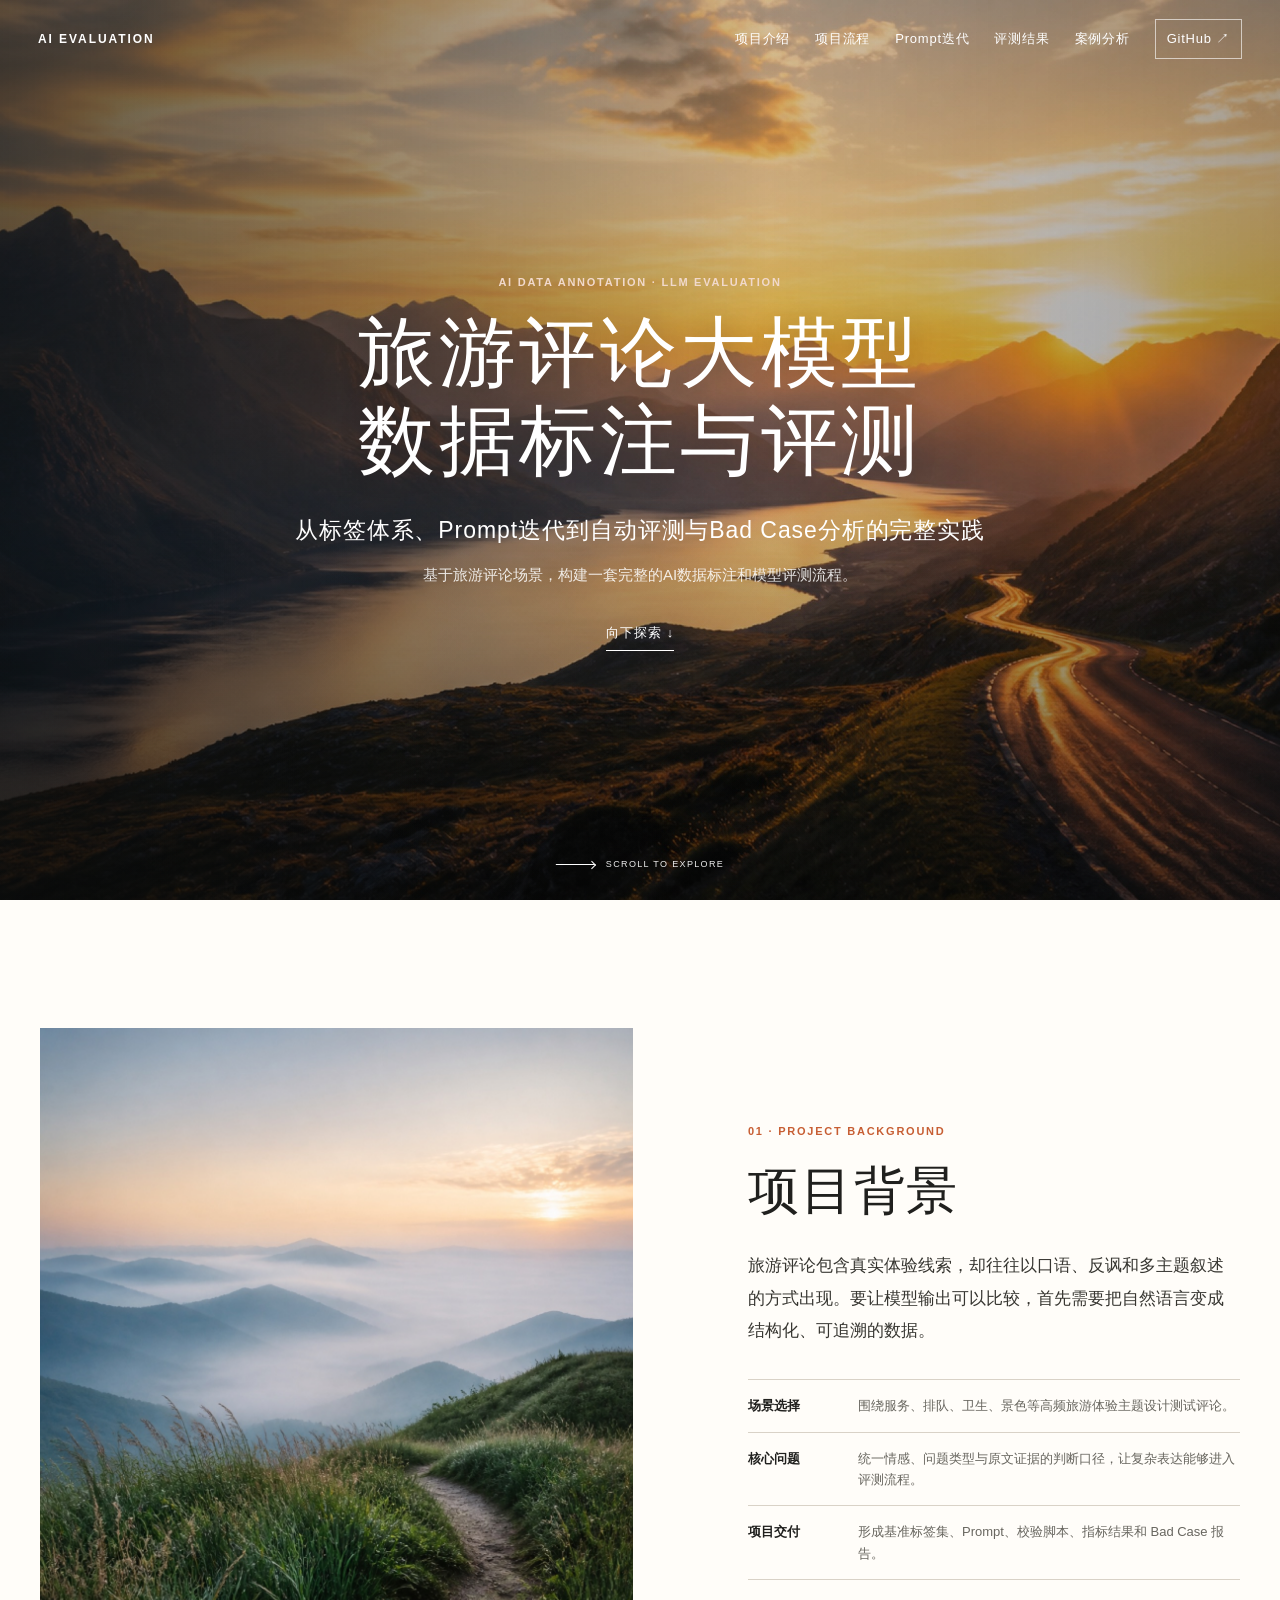
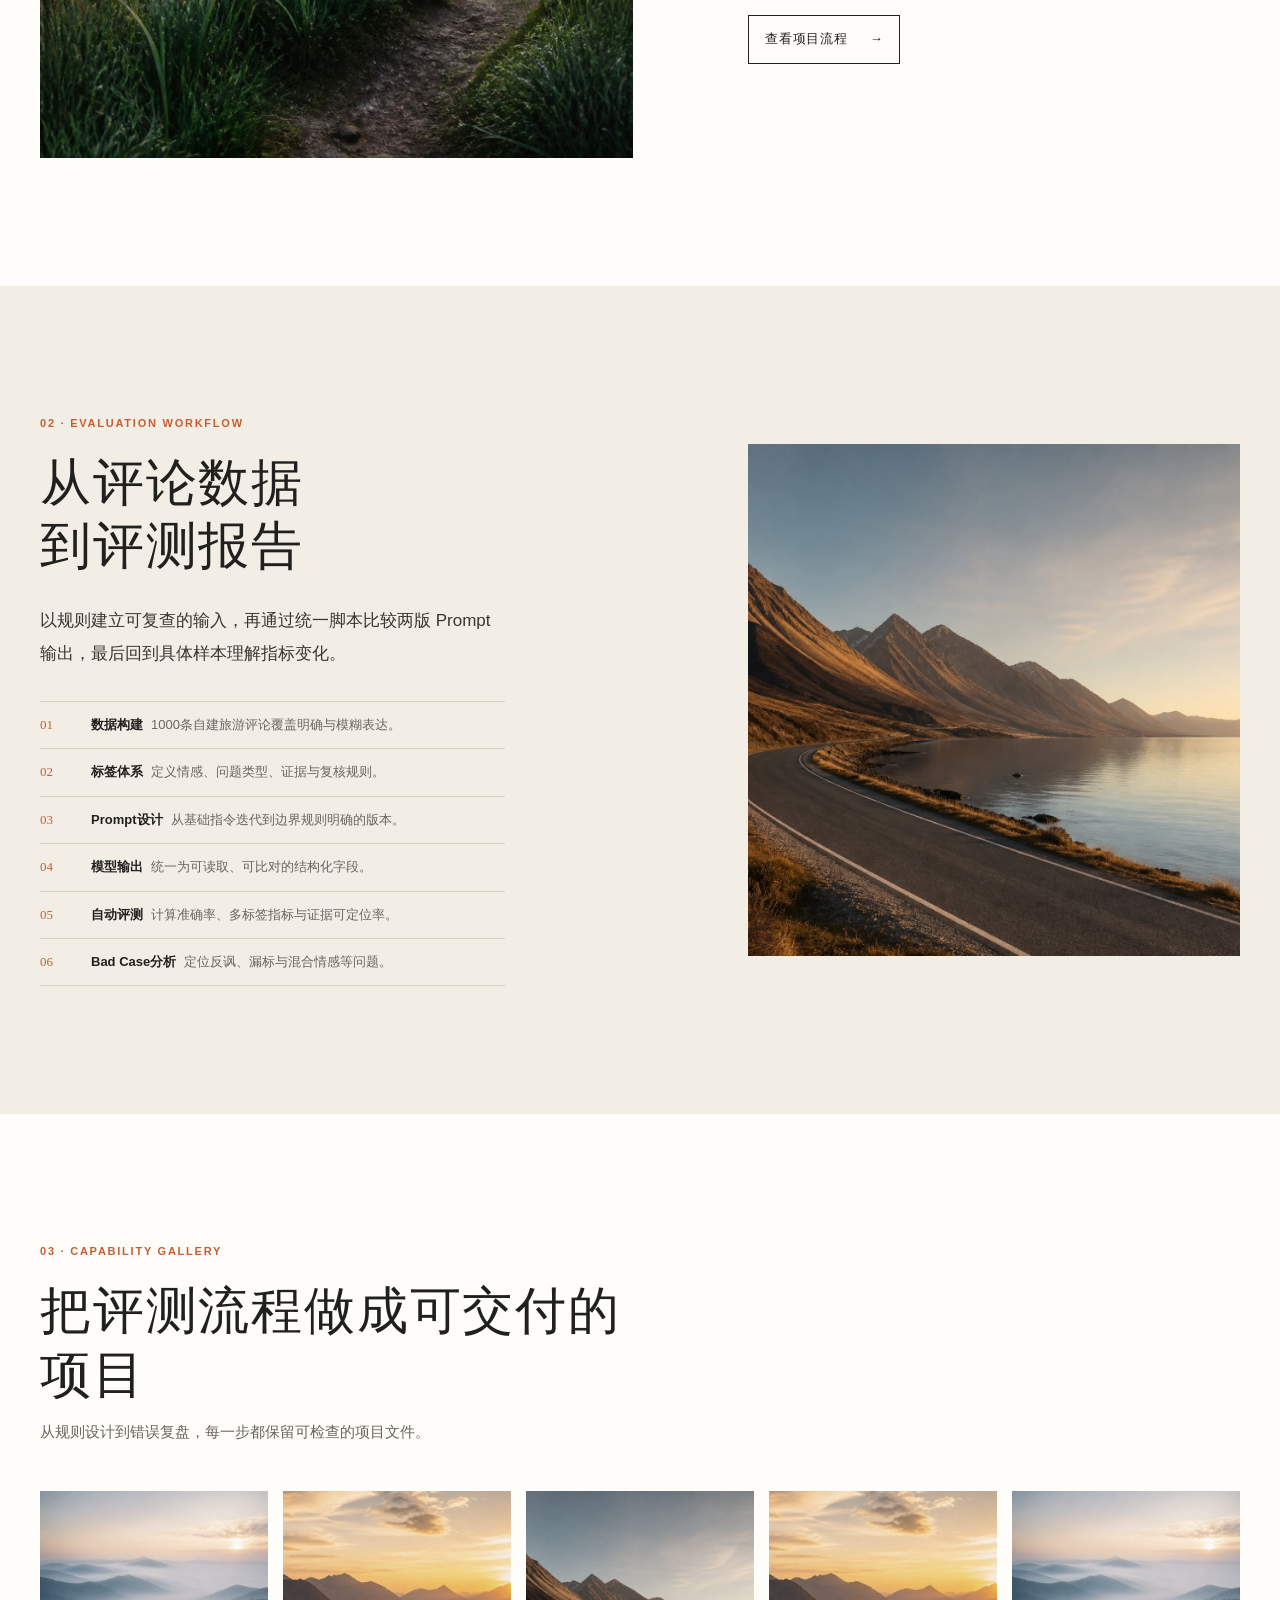
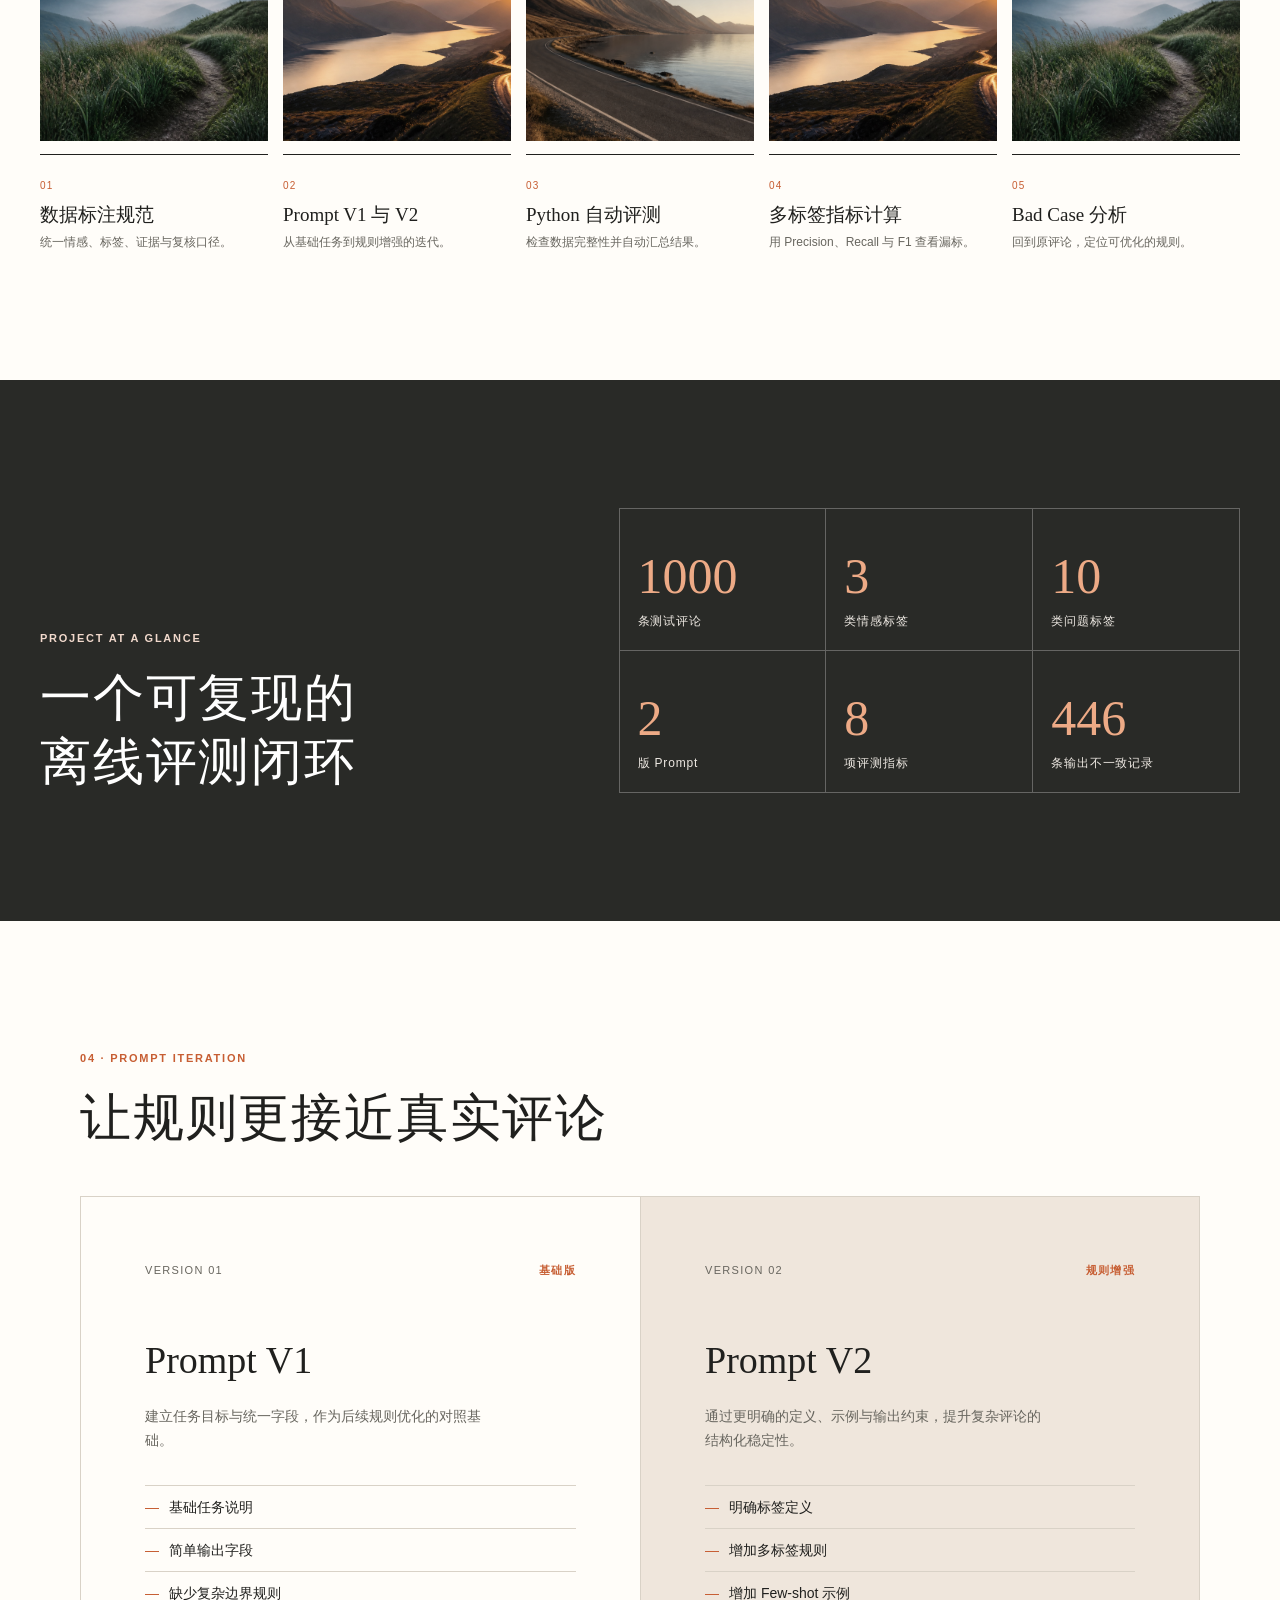
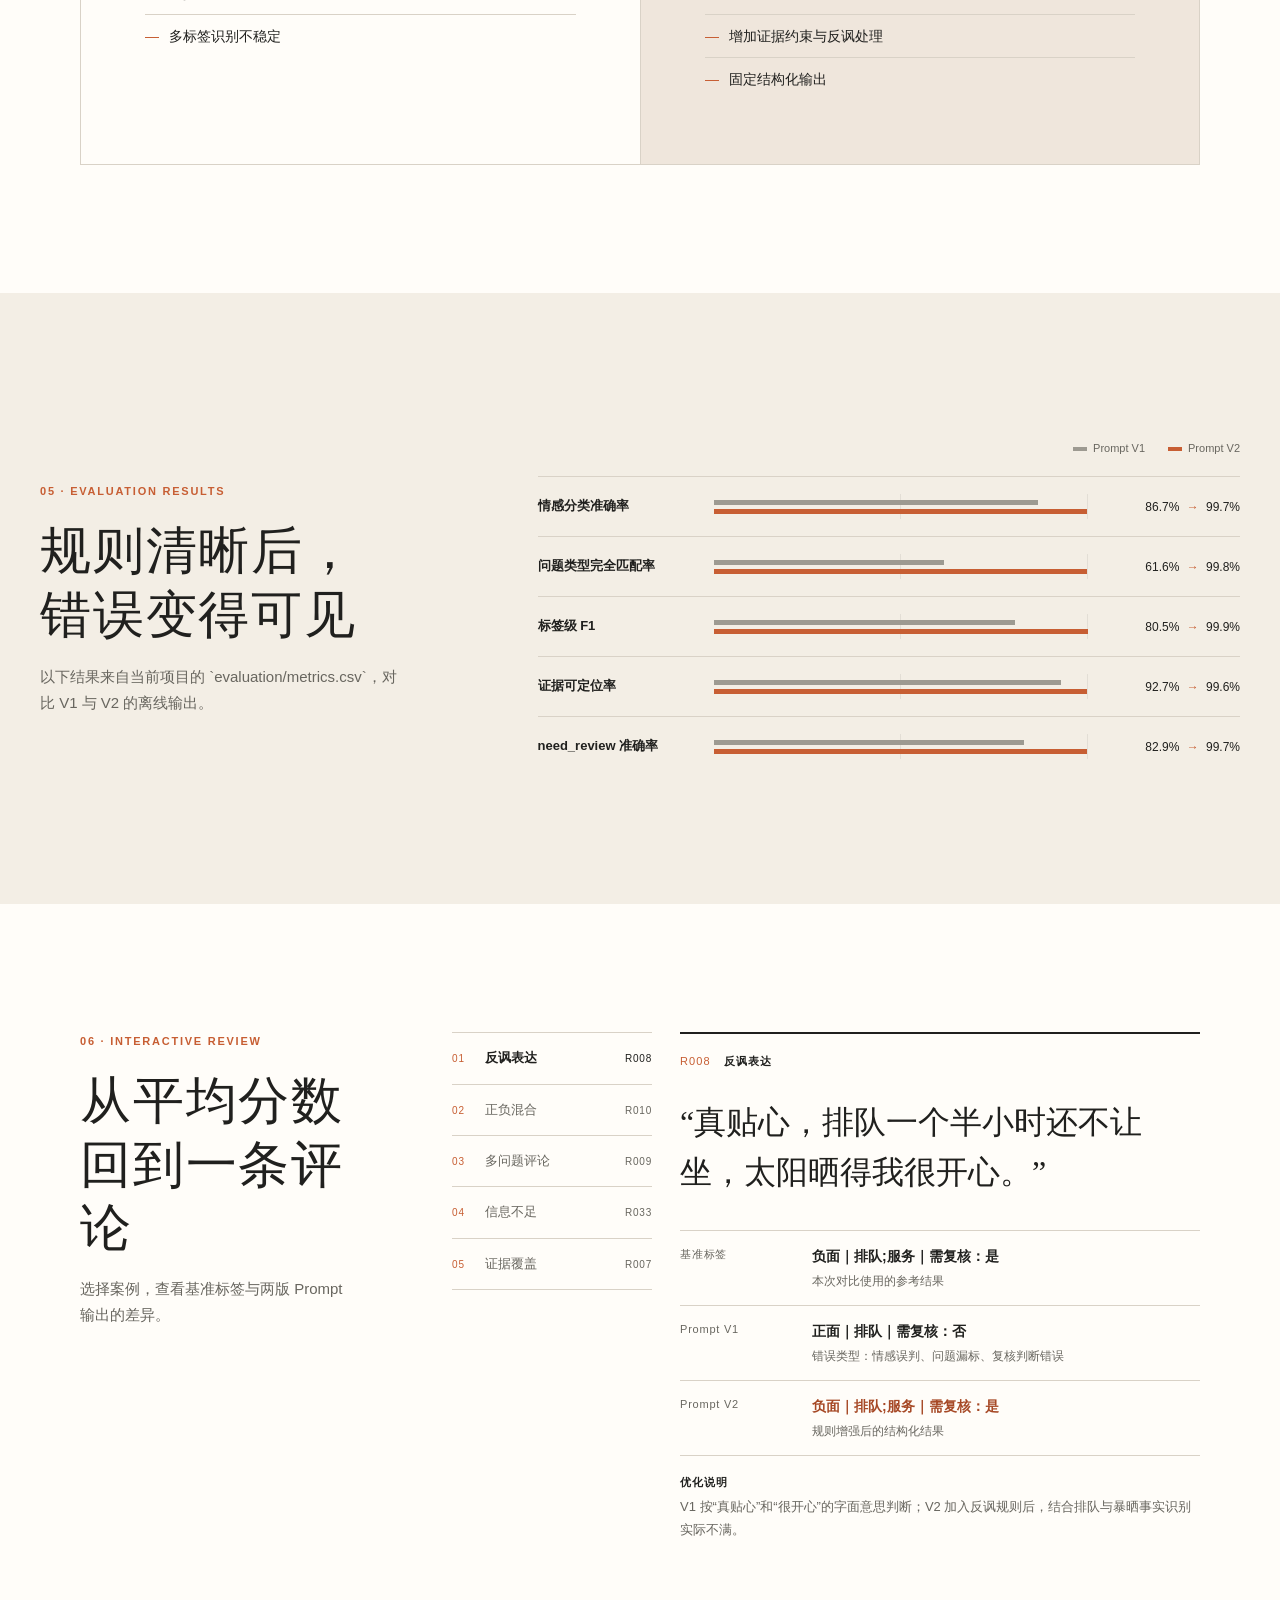
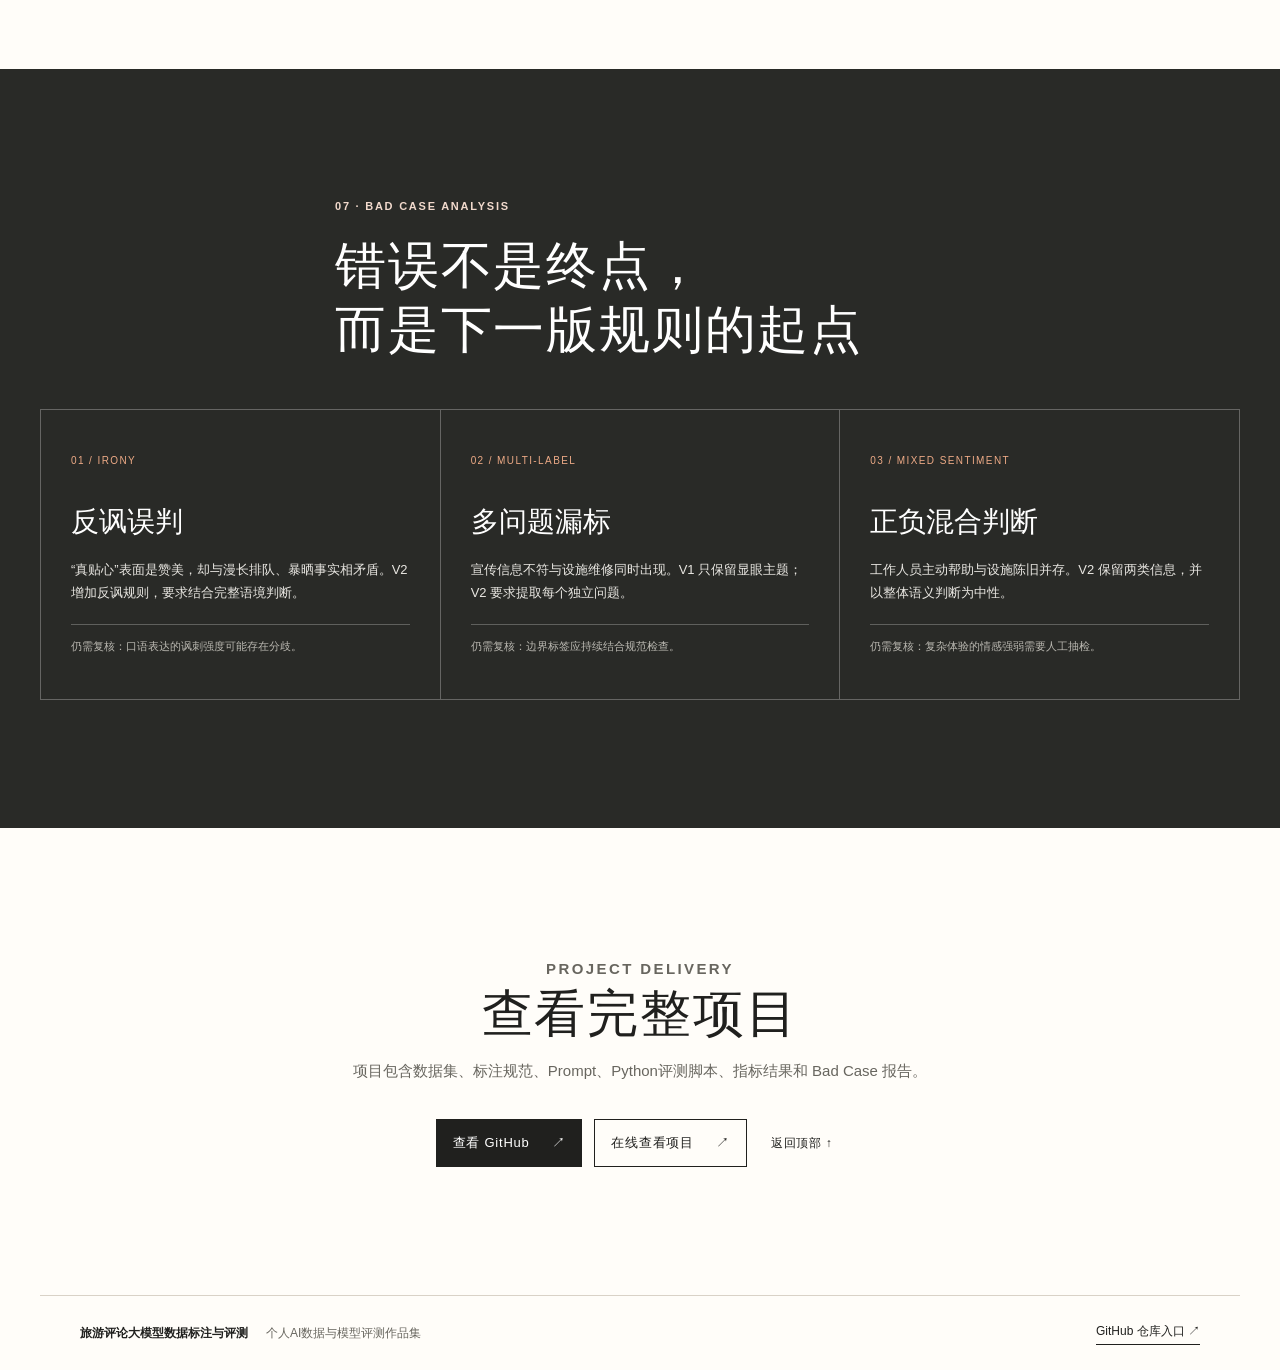
<file: docs/index.html>
<!doctype html>
<html lang="zh-CN">
<head>
  <meta charset="utf-8">
  <meta name="viewport" content="width=device-width, initial-scale=1">
  <meta name="description" content="旅游评论大模型数据标注与评测：标签体系、Prompt迭代、自动评测与Bad Case分析。">
  <title>旅游评论大模型数据标注与评测｜AI Evaluation</title>
  <link rel="stylesheet" href="css/style.css">
</head>
<body>
  <header class="site-header" id="top">
    <div class="nav-shell">
      <a class="wordmark" href="#top" aria-label="返回页面顶部">AI EVALUATION</a>
      <button class="menu-toggle" type="button" aria-expanded="false" aria-controls="mainNav"><span></span><span></span><span></span><b class="sr-only">打开导航</b></button>
      <nav class="main-nav" id="mainNav" aria-label="主导航">
        <a href="#about">项目介绍</a><a href="#workflow">项目流程</a><a href="#prompts">Prompt迭代</a><a href="#results">评测结果</a><a href="#cases">案例分析</a>
        <a class="nav-github" href="https://github.com/yshk9364-ux/tourism-review-llm-evaluation" target="_blank" rel="noreferrer">GitHub <span aria-hidden="true">↗</span></a>
      </nav>
    </div>
  </header>

  <main>
    <section class="hero" aria-labelledby="heroTitle">
      <img class="hero-image" src="assets/images/hero-mountain-sunset.jpg" alt="日落下的山谷、湖泊与蜿蜒公路">
      <div class="hero-overlay"></div>
      <div class="hero-content">
        <p class="kicker light">AI DATA ANNOTATION · LLM EVALUATION</p>
        <h1 id="heroTitle">旅游评论大模型<br>数据标注与评测</h1>
        <p class="hero-subtitle">从标签体系、Prompt迭代到自动评测与Bad Case分析的完整实践</p>
        <p class="hero-intro">基于旅游评论场景，构建一套完整的AI数据标注和模型评测流程。</p>
        <a class="text-link light-link" href="#about">向下探索 <span aria-hidden="true">↓</span></a>
      </div>
      <a class="scroll-cue" href="#about" aria-label="向下查看项目介绍"><span></span><em>SCROLL TO EXPLORE</em></a>
    </section>

    <section class="editorial section" id="about" aria-labelledby="aboutTitle">
      <div class="editorial-image portrait reveal"><img src="assets/images/misty-valley-path.jpg" alt="薄雾中的山谷与通向远方的小径" loading="lazy"></div>
      <div class="editorial-copy reveal">
        <p class="kicker">01 · PROJECT BACKGROUND</p>
        <h2 id="aboutTitle">项目背景</h2>
        <p class="lead">旅游评论包含真实体验线索，却往往以口语、反讽和多主题叙述的方式出现。要让模型输出可以比较，首先需要把自然语言变成结构化、可追溯的数据。</p>
        <div class="copy-list">
          <p><b>场景选择</b><span>围绕服务、排队、卫生、景色等高频旅游体验主题设计测试评论。</span></p>
          <p><b>核心问题</b><span>统一情感、问题类型与原文证据的判断口径，让复杂表达能够进入评测流程。</span></p>
          <p><b>项目交付</b><span>形成基准标签集、Prompt、校验脚本、指标结果和 Bad Case 报告。</span></p>
        </div>
        <a class="outline-button" href="#workflow">查看项目流程 <span aria-hidden="true">→</span></a>
      </div>
    </section>

    <section class="editorial section section-sand" id="workflow" aria-labelledby="workflowTitle">
      <div class="editorial-copy reveal">
        <p class="kicker">02 · EVALUATION WORKFLOW</p>
        <h2 id="workflowTitle">从评论数据<br>到评测报告</h2>
        <p class="lead">以规则建立可复查的输入，再通过统一脚本比较两版 Prompt 输出，最后回到具体样本理解指标变化。</p>
        <ol class="workflow-list">
          <li><b>01</b><span><strong>数据构建</strong>1000条自建旅游评论覆盖明确与模糊表达。</span></li>
          <li><b>02</b><span><strong>标签体系</strong>定义情感、问题类型、证据与复核规则。</span></li>
          <li><b>03</b><span><strong>Prompt设计</strong>从基础指令迭代到边界规则明确的版本。</span></li>
          <li><b>04</b><span><strong>模型输出</strong>统一为可读取、可比对的结构化字段。</span></li>
          <li><b>05</b><span><strong>自动评测</strong>计算准确率、多标签指标与证据可定位率。</span></li>
          <li><b>06</b><span><strong>Bad Case分析</strong>定位反讽、漏标与混合情感等问题。</span></li>
        </ol>
      </div>
      <div class="editorial-image landscape reveal"><img src="assets/images/lakeside-road.jpg" alt="傍晚湖畔的山路与远处山脉" loading="lazy"></div>
    </section>

    <section class="gallery-section section" aria-labelledby="galleryTitle">
      <div class="section-heading reveal"><p class="kicker">03 · CAPABILITY GALLERY</p><h2 id="galleryTitle">把评测流程做成可交付的项目</h2><p>从规则设计到错误复盘，每一步都保留可检查的项目文件。</p></div>
      <div class="capability-gallery">
        <article class="gallery-card reveal"><img src="assets/images/misty-valley-path.jpg" alt="山谷小径视觉卡片" loading="lazy"><div><span>01</span><h3>数据标注规范</h3><p>统一情感、标签、证据与复核口径。</p></div></article>
        <article class="gallery-card reveal"><img src="assets/images/hero-mountain-sunset.jpg" alt="日落山谷视觉卡片" loading="lazy"><div><span>02</span><h3>Prompt V1 与 V2</h3><p>从基础任务到规则增强的迭代。</p></div></article>
        <article class="gallery-card reveal"><img src="assets/images/lakeside-road.jpg" alt="湖畔公路视觉卡片" loading="lazy"><div><span>03</span><h3>Python 自动评测</h3><p>检查数据完整性并自动汇总结果。</p></div></article>
        <article class="gallery-card reveal"><img src="assets/images/hero-mountain-sunset.jpg" alt="山谷湖泊视觉卡片" loading="lazy"><div><span>04</span><h3>多标签指标计算</h3><p>用 Precision、Recall 与 F1 查看漏标。</p></div></article>
        <article class="gallery-card reveal"><img src="assets/images/misty-valley-path.jpg" alt="雾中山谷视觉卡片" loading="lazy"><div><span>05</span><h3>Bad Case 分析</h3><p>回到原评论，定位可优化的规则。</p></div></article>
      </div>
    </section>

    <section class="numbers section section-charcoal" aria-labelledby="numbersTitle">
      <div class="numbers-inner reveal"><div><p class="kicker light">PROJECT AT A GLANCE</p><h2 id="numbersTitle">一个可复现的<br>离线评测闭环</h2></div>
        <div class="number-grid"><div><b>1000</b><span>条测试评论</span></div><div><b>3</b><span>类情感标签</span></div><div><b>10</b><span>类问题标签</span></div><div><b>2</b><span>版 Prompt</span></div><div><b>8</b><span>项评测指标</span></div><div><b>446</b><span>条输出不一致记录</span></div></div>
      </div>
    </section>

    <section class="prompt-section section" id="prompts" aria-labelledby="promptsTitle">
      <div class="section-heading reveal"><p class="kicker">04 · PROMPT ITERATION</p><h2 id="promptsTitle">让规则更接近真实评论</h2></div>
      <div class="prompt-columns">
        <article class="prompt-card reveal"><div class="prompt-topline"><span>VERSION 01</span><b>基础版</b></div><h3>Prompt V1</h3><p>建立任务目标与统一字段，作为后续规则优化的对照基础。</p><ul><li>基础任务说明</li><li>简单输出字段</li><li>缺少复杂边界规则</li><li>多标签识别不稳定</li></ul></article>
        <article class="prompt-card prompt-v2 reveal"><div class="prompt-topline"><span>VERSION 02</span><b>规则增强</b></div><h3>Prompt V2</h3><p>通过更明确的定义、示例与输出约束，提升复杂评论的结构化稳定性。</p><ul><li>明确标签定义</li><li>增加多标签规则</li><li>增加 Few-shot 示例</li><li>增加证据约束与反讽处理</li><li>固定结构化输出</li></ul></article>
      </div>
    </section>

    <section class="results section section-sand" id="results" aria-labelledby="resultsTitle">
      <div class="results-heading reveal"><p class="kicker">05 · EVALUATION RESULTS</p><h2 id="resultsTitle">规则清晰后，<br>错误变得可见</h2><p>以下结果来自当前项目的 `evaluation/metrics.csv`，对比 V1 与 V2 的离线输出。</p></div>
      <div class="result-chart reveal" role="table" aria-label="Prompt V1与V2评测结果对比">
        <div class="result-legend"><span><i class="legend-v1"></i>Prompt V1</span><span><i class="legend-v2"></i>Prompt V2</span></div>
        <div class="result-row" role="row"><b>情感分类准确率</b><div class="track"><i class="v1" style="--value:86.7%"></i><i class="v2" style="--value:99.7%"></i></div><span>86.7% <em>→</em> 99.7%</span></div>
        <div class="result-row" role="row"><b>问题类型完全匹配率</b><div class="track"><i class="v1" style="--value:61.6%"></i><i class="v2" style="--value:99.8%"></i></div><span>61.6% <em>→</em> 99.8%</span></div>
        <div class="result-row" role="row"><b>标签级 F1</b><div class="track"><i class="v1" style="--value:80.5%"></i><i class="v2" style="--value:99.9%"></i></div><span>80.5% <em>→</em> 99.9%</span></div>
        <div class="result-row" role="row"><b>证据可定位率</b><div class="track"><i class="v1" style="--value:92.7%"></i><i class="v2" style="--value:99.6%"></i></div><span>92.7% <em>→</em> 99.6%</span></div>
        <div class="result-row" role="row"><b>need_review 准确率</b><div class="track"><i class="v1" style="--value:82.9%"></i><i class="v2" style="--value:99.7%"></i></div><span>82.9% <em>→</em> 99.7%</span></div>
      </div>
    </section>

    <section class="case-section section" id="cases" aria-labelledby="casesTitle">
      <div class="case-heading reveal"><p class="kicker">06 · INTERACTIVE REVIEW</p><h2 id="casesTitle">从平均分数<br>回到一条评论</h2><p>选择案例，查看基准标签与两版 Prompt 输出的差异。</p></div>
      <div class="case-layout reveal">
        <div class="case-picker" id="casePicker" aria-label="选择评论案例"></div>
        <article id="caseDetail" class="case-detail" aria-live="polite">
          <div class="case-meta"><span>R008</span><b>反讽表达</b></div>
          <blockquote>“真贴心，排队一个半小时还不让坐，太阳晒得我很开心。”</blockquote>
          <div class="case-result-list">
            <div><span>基准标签</span><strong>负面｜排队;服务｜需复核：是</strong><p>本次对比使用的参考结果</p></div>
            <div><span>Prompt V1</span><strong>正面｜排队｜需复核：否</strong><p>错误类型：情感误判、问题漏标、复核判断错误</p></div>
            <div class="v2-result"><span>Prompt V2</span><strong>负面｜排队;服务｜需复核：是</strong><p>规则增强后的结构化结果</p></div>
          </div>
          <p class="case-note"><b>优化说明</b>V1 按“真贴心”和“很开心”的字面意思判断；V2 加入反讽规则后，结合排队与暴晒事实识别实际不满。</p>
        </article>
      </div>
    </section>

    <section class="badcase-section section section-charcoal" aria-labelledby="badcasesTitle">
      <div class="section-heading light-heading reveal"><p class="kicker light">07 · BAD CASE ANALYSIS</p><h2 id="badcasesTitle">错误不是终点，<br>而是下一版规则的起点</h2></div>
      <div class="badcase-grid">
        <article class="badcase-card reveal"><span>01 / IRONY</span><h3>反讽误判</h3><p>“真贴心”表面是赞美，却与漫长排队、暴晒事实相矛盾。V2 增加反讽规则，要求结合完整语境判断。</p><small>仍需复核：口语表达的讽刺强度可能存在分歧。</small></article>
        <article class="badcase-card reveal"><span>02 / MULTI-LABEL</span><h3>多问题漏标</h3><p>宣传信息不符与设施维修同时出现。V1 只保留显眼主题；V2 要求提取每个独立问题。</p><small>仍需复核：边界标签应持续结合规范检查。</small></article>
        <article class="badcase-card reveal"><span>03 / MIXED SENTIMENT</span><h3>正负混合判断</h3><p>工作人员主动帮助与设施陈旧并存。V2 保留两类信息，并以整体语义判断为中性。</p><small>仍需复核：复杂体验的情感强弱需要人工抽检。</small></article>
      </div>
    </section>

    <section class="delivery section" aria-labelledby="deliveryTitle">
      <div class="delivery-inner reveal"><p class="kicker">PROJECT DELIVERY</p><h2 id="deliveryTitle">查看完整项目</h2><p>项目包含数据集、标注规范、Prompt、Python评测脚本、指标结果和 Bad Case 报告。</p><div class="delivery-actions"><a class="solid-button" href="https://github.com/yshk9364-ux/tourism-review-llm-evaluation" target="_blank" rel="noreferrer">查看 GitHub <span aria-hidden="true">↗</span></a><a class="outline-button" href="https://yshk9364-ux.github.io/tourism-review-llm-evaluation/" target="_blank" rel="noreferrer">在线查看项目 <span aria-hidden="true">↗</span></a><a class="back-top" href="#top">返回顶部 ↑</a></div></div>
    </section>
  </main>

  <footer><div><b>旅游评论大模型数据标注与评测</b><span>个人AI数据与模型评测作品集</span></div><a href="https://github.com/yshk9364-ux/tourism-review-llm-evaluation" target="_blank" rel="noreferrer">GitHub 仓库入口 ↗</a></footer>
  <script src="js/app.js"></script>
</body>
</html>
</file>
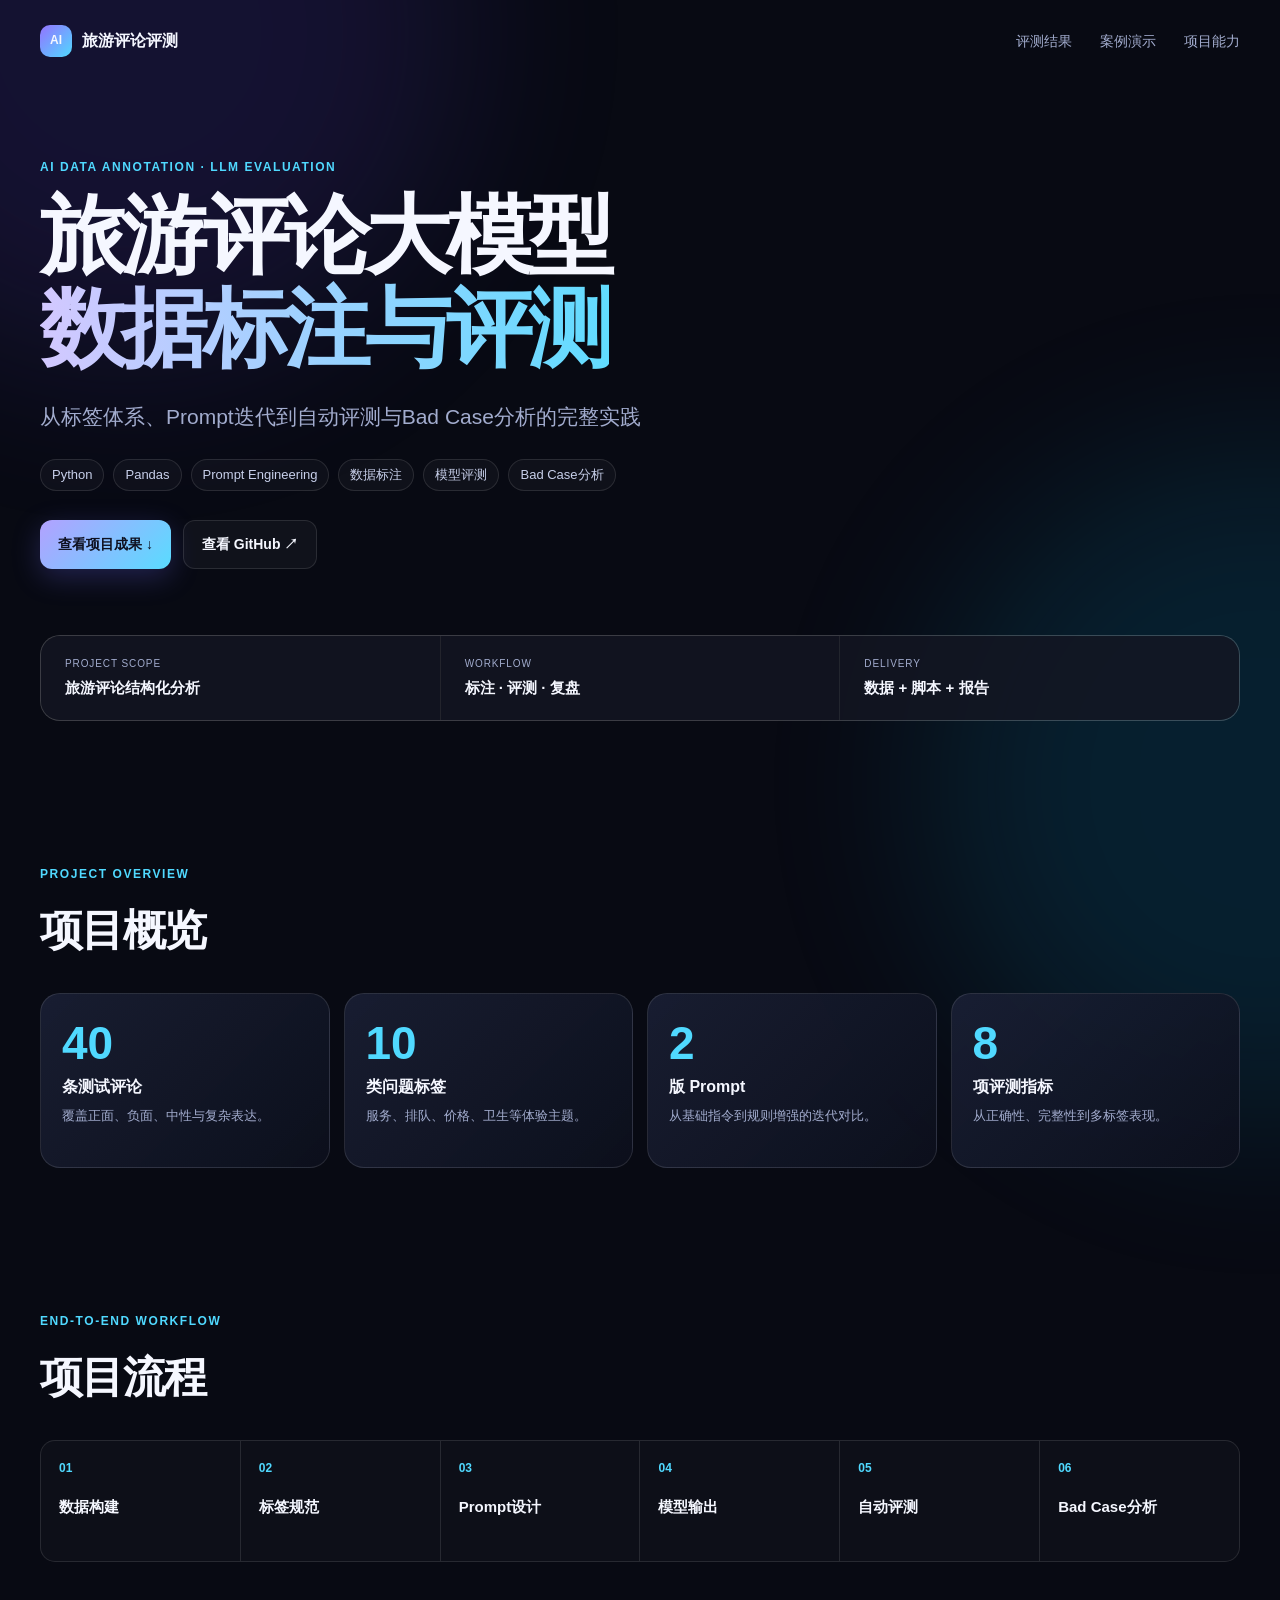
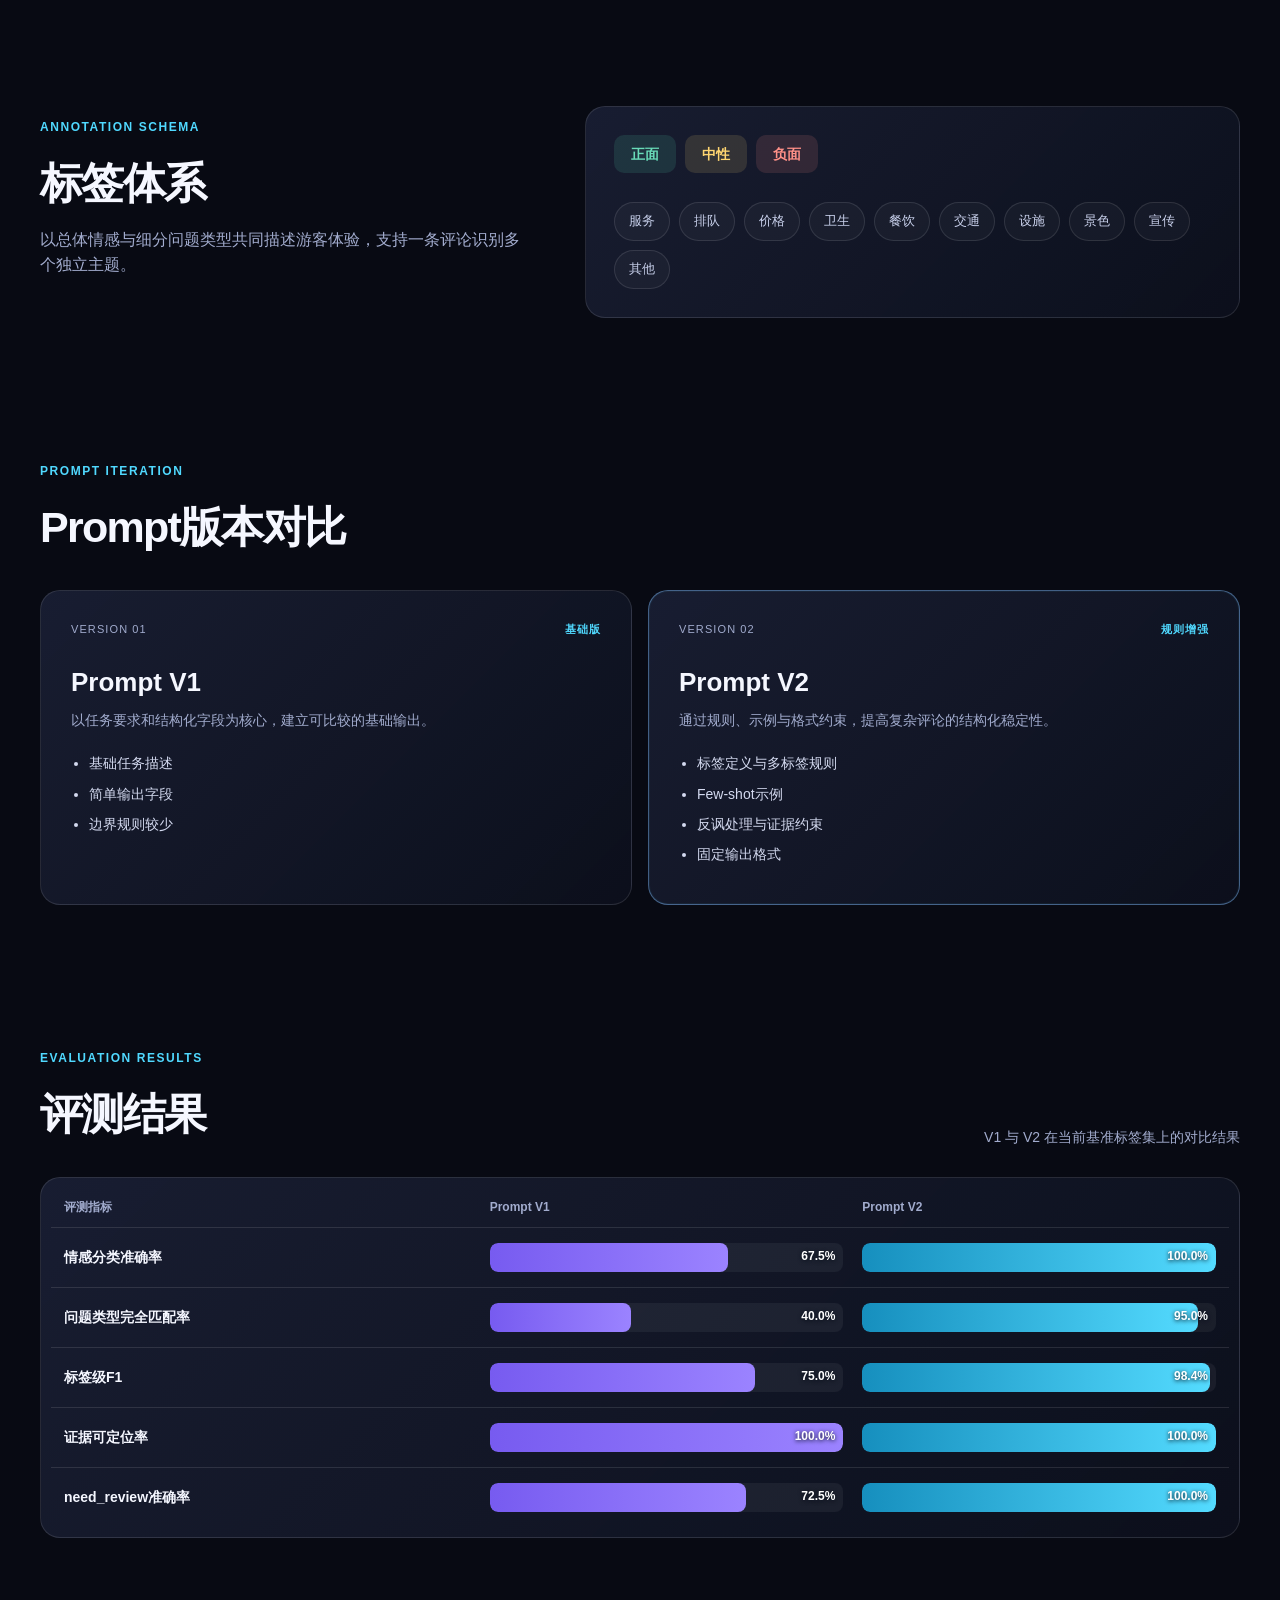
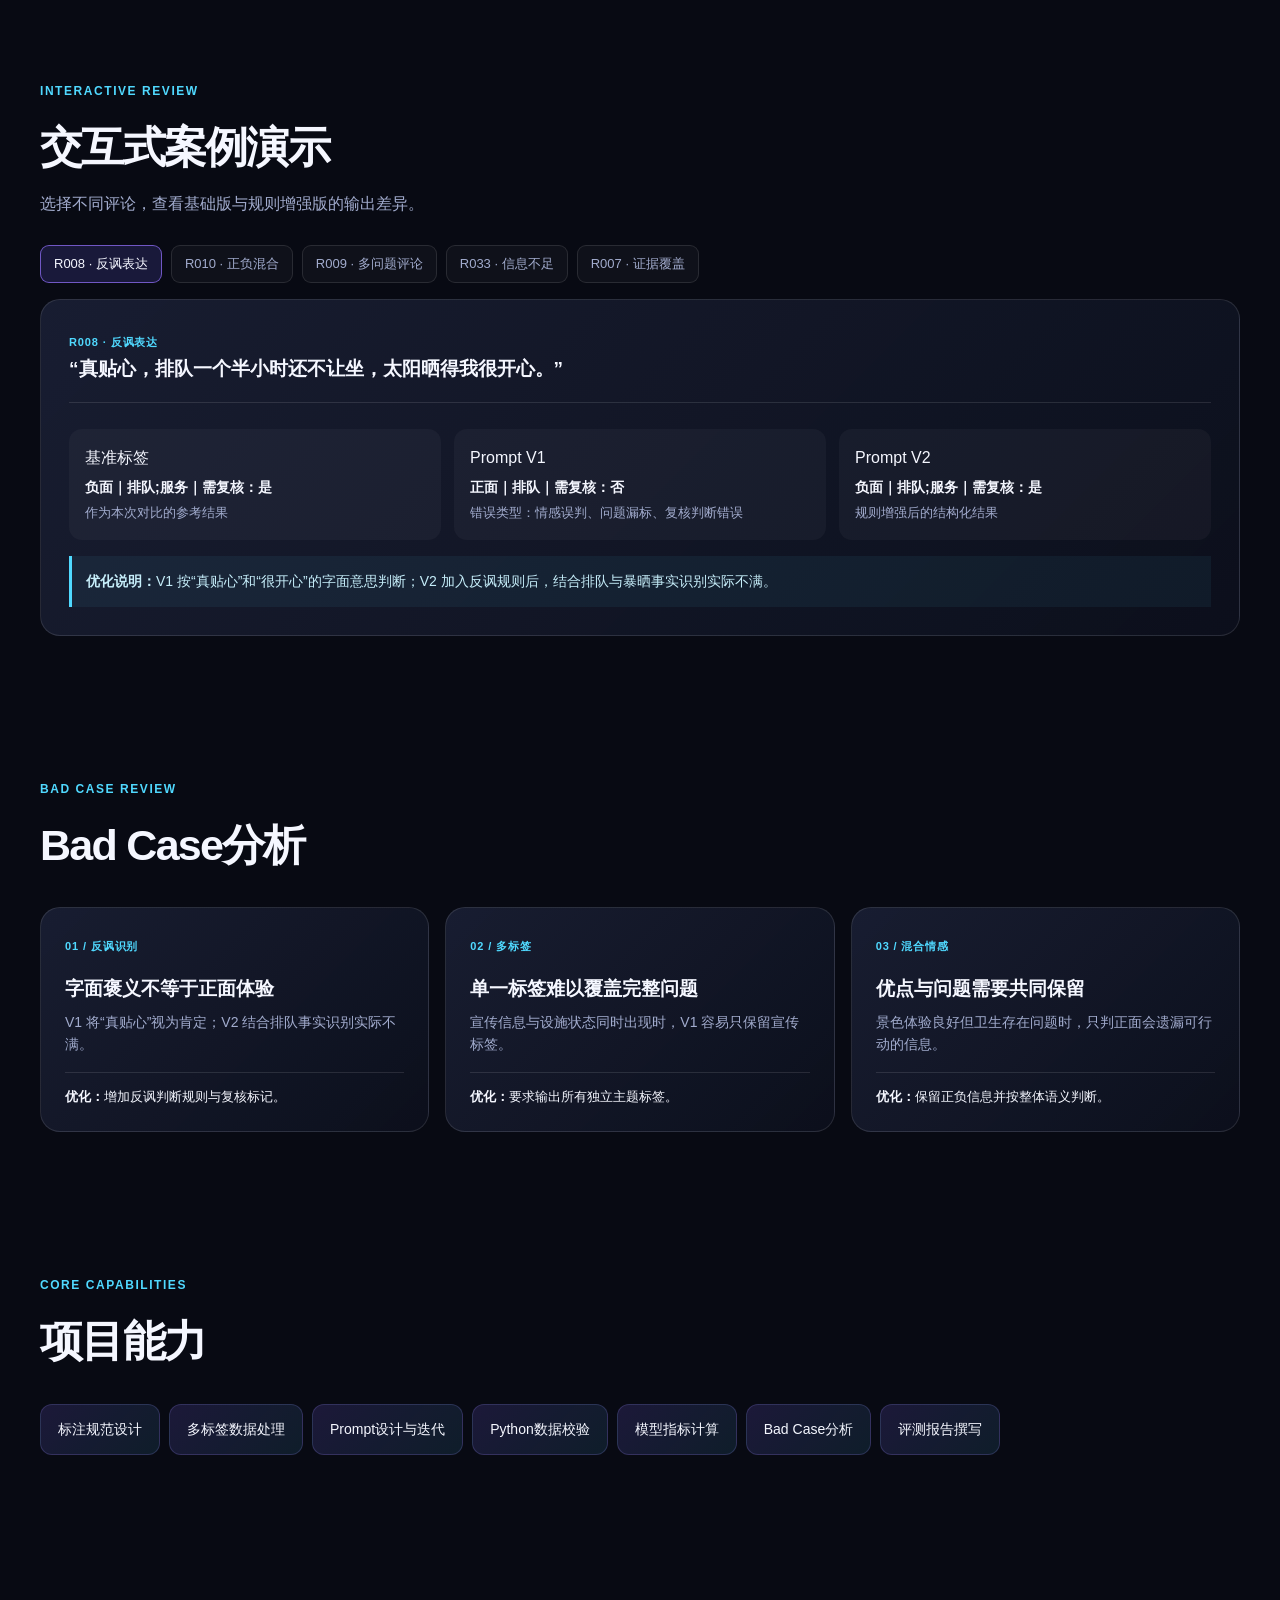
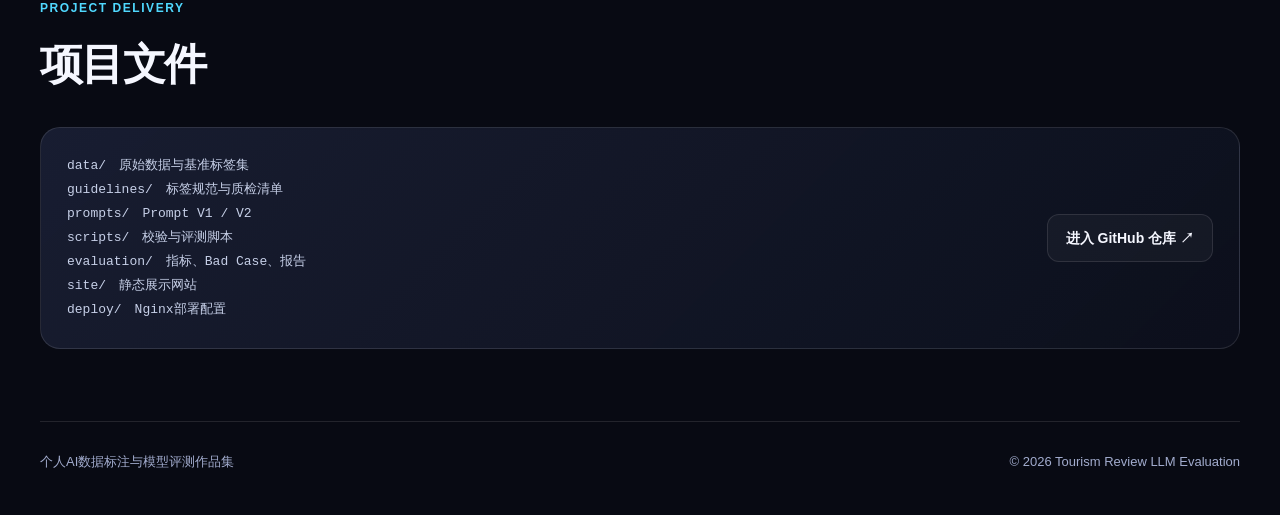
<file: site-backup-before-editorial-redesign/index.html>
<!doctype html>
<html lang="zh-CN">
<head>
  <meta charset="utf-8">
  <meta name="viewport" content="width=device-width, initial-scale=1">
  <meta name="description" content="旅游评论大模型数据标注与评测项目展示页">
  <title>旅游评论大模型数据标注与评测</title>
  <link rel="stylesheet" href="css/style.css">
</head>
<body>
  <div class="glow glow-one"></div><div class="glow glow-two"></div>
  <header class="topbar container">
    <a class="brand" href="#top"><span>AI</span>旅游评论评测</a>
    <nav aria-label="页面导航"><a href="#results">评测结果</a><a href="#cases">案例演示</a><a href="#abilities">项目能力</a></nav>
  </header>
  <main id="top">
    <section class="hero container">
      <p class="eyebrow">AI DATA ANNOTATION · LLM EVALUATION</p>
      <h1>旅游评论大模型<br><em>数据标注与评测</em></h1>
      <p class="hero-copy">从标签体系、Prompt迭代到自动评测与Bad Case分析的完整实践</p>
      <div class="chips"><span>Python</span><span>Pandas</span><span>Prompt Engineering</span><span>数据标注</span><span>模型评测</span><span>Bad Case分析</span></div>
      <div class="actions"><a class="button primary" href="#results">查看项目成果 ↓</a><a class="button secondary" href="https://github.com/yshk9364-ux/tourism-review-llm-evaluation" target="_blank" rel="noreferrer">查看 GitHub ↗</a></div>
      <div class="hero-panel"><div><small>PROJECT SCOPE</small><b>旅游评论结构化分析</b></div><div><small>WORKFLOW</small><b>标注 · 评测 · 复盘</b></div><div><small>DELIVERY</small><b>数据 + 脚本 + 报告</b></div></div>
    </section>
    <section class="section container">
      <div class="title"><p class="eyebrow">PROJECT OVERVIEW</p><h2>项目概览</h2></div>
      <div class="stats"><article><b>40</b><strong>条测试评论</strong><p>覆盖正面、负面、中性与复杂表达。</p></article><article><b>10</b><strong>类问题标签</strong><p>服务、排队、价格、卫生等体验主题。</p></article><article><b>2</b><strong>版 Prompt</strong><p>从基础指令到规则增强的迭代对比。</p></article><article><b>8</b><strong>项评测指标</strong><p>从正确性、完整性到多标签表现。</p></article></div>
    </section>
    <section class="section container">
      <div class="title"><p class="eyebrow">END-TO-END WORKFLOW</p><h2>项目流程</h2></div>
      <ol class="flow"><li><b>01</b><span>数据构建</span></li><li><b>02</b><span>标签规范</span></li><li><b>03</b><span>Prompt设计</span></li><li><b>04</b><span>模型输出</span></li><li><b>05</b><span>自动评测</span></li><li><b>06</b><span>Bad Case分析</span></li></ol>
    </section>
    <section class="section container split">
      <div class="title"><p class="eyebrow">ANNOTATION SCHEMA</p><h2>标签体系</h2><p>以总体情感与细分问题类型共同描述游客体验，支持一条评论识别多个独立主题。</p></div>
      <div class="label-board"><div class="sentiments"><span>正面</span><span>中性</span><span>负面</span></div><div class="issues"><span>服务</span><span>排队</span><span>价格</span><span>卫生</span><span>餐饮</span><span>交通</span><span>设施</span><span>景色</span><span>宣传</span><span>其他</span></div></div>
    </section>
    <section class="section container">
      <div class="title"><p class="eyebrow">PROMPT ITERATION</p><h2>Prompt版本对比</h2></div>
      <div class="prompt-grid"><article><div class="version"><span>VERSION 01</span><b>基础版</b></div><h3>Prompt V1</h3><p>以任务要求和结构化字段为核心，建立可比较的基础输出。</p><ul><li>基础任务描述</li><li>简单输出字段</li><li>边界规则较少</li></ul></article><article class="v2"><div class="version"><span>VERSION 02</span><b>规则增强</b></div><h3>Prompt V2</h3><p>通过规则、示例与格式约束，提高复杂评论的结构化稳定性。</p><ul><li>标签定义与多标签规则</li><li>Few-shot示例</li><li>反讽处理与证据约束</li><li>固定输出格式</li></ul></article></div>
    </section>
    <section id="results" class="section container">
      <div class="title result-title"><div><p class="eyebrow">EVALUATION RESULTS</p><h2>评测结果</h2></div><p>V1 与 V2 在当前基准标签集上的对比结果</p></div>
      <div class="metrics"><div class="metric head"><span>评测指标</span><span>Prompt V1</span><span>Prompt V2</span></div><div class="metric"><span>情感分类准确率</span><div class="bar"><i style="--score:67.5%"></i><b>67.5%</b></div><div class="bar v2bar"><i style="--score:100%"></i><b>100.0%</b></div></div><div class="metric"><span>问题类型完全匹配率</span><div class="bar"><i style="--score:40%"></i><b>40.0%</b></div><div class="bar v2bar"><i style="--score:95%"></i><b>95.0%</b></div></div><div class="metric"><span>标签级F1</span><div class="bar"><i style="--score:75%"></i><b>75.0%</b></div><div class="bar v2bar"><i style="--score:98.4%"></i><b>98.4%</b></div></div><div class="metric"><span>证据可定位率</span><div class="bar"><i style="--score:100%"></i><b>100.0%</b></div><div class="bar v2bar"><i style="--score:100%"></i><b>100.0%</b></div></div><div class="metric"><span>need_review准确率</span><div class="bar"><i style="--score:72.5%"></i><b>72.5%</b></div><div class="bar v2bar"><i style="--score:100%"></i><b>100.0%</b></div></div></div>
    </section>
    <section id="cases" class="section container">
      <div class="title"><p class="eyebrow">INTERACTIVE REVIEW</p><h2>交互式案例演示</h2><p>选择不同评论，查看基础版与规则增强版的输出差异。</p></div>
      <div class="case-picker" id="casePicker" aria-label="选择评论案例"></div><article id="caseDetail" class="case-detail" aria-live="polite"></article>
    </section>
    <section class="section container">
      <div class="title"><p class="eyebrow">BAD CASE REVIEW</p><h2>Bad Case分析</h2></div>
      <div class="badcases"><article><span>01 / 反讽识别</span><h3>字面褒义不等于正面体验</h3><p>V1 将“真贴心”视为肯定；V2 结合排队事实识别实际不满。</p><div><b>优化：</b>增加反讽判断规则与复核标记。</div></article><article><span>02 / 多标签</span><h3>单一标签难以覆盖完整问题</h3><p>宣传信息与设施状态同时出现时，V1 容易只保留宣传标签。</p><div><b>优化：</b>要求输出所有独立主题标签。</div></article><article><span>03 / 混合情感</span><h3>优点与问题需要共同保留</h3><p>景色体验良好但卫生存在问题时，只判正面会遗漏可行动的信息。</p><div><b>优化：</b>保留正负信息并按整体语义判断。</div></article></div>
    </section>
    <section id="abilities" class="section container"><div class="title"><p class="eyebrow">CORE CAPABILITIES</p><h2>项目能力</h2></div><div class="abilities"><span>标注规范设计</span><span>多标签数据处理</span><span>Prompt设计与迭代</span><span>Python数据校验</span><span>模型指标计算</span><span>Bad Case分析</span><span>评测报告撰写</span></div></section>
    <section class="section container"><div class="title"><p class="eyebrow">PROJECT DELIVERY</p><h2>项目文件</h2></div><div class="files"><div class="tree">data/　原始数据与基准标签集<br>guidelines/　标签规范与质检清单<br>prompts/　Prompt V1 / V2<br>scripts/　校验与评测脚本<br>evaluation/　指标、Bad Case、报告<br>site/　静态展示网站<br>deploy/　Nginx部署配置</div><a class="button secondary" href="https://github.com/yshk9364-ux/tourism-review-llm-evaluation" target="_blank" rel="noreferrer">进入 GitHub 仓库 ↗</a></div></section>
  </main>
  <footer class="container"><span>个人AI数据标注与模型评测作品集</span><span>© 2026 Tourism Review LLM Evaluation</span></footer>
  <script src="js/app.js"></script>
</body>
</html>
</file>
<file: docs/css/style.css>
:root{--ink:#20201e;--muted:#68665f;--paper:#fffdf9;--sand:#f3eee5;--line:#d9d2c7;--orange:#c75e33;--charcoal:#292a27;--serif:"Songti SC","STSong","Noto Serif SC",serif;--sans:"PingFang SC","Hiragino Sans GB","Microsoft YaHei",sans-serif}*{box-sizing:border-box}html{scroll-behavior:smooth}body{margin:0;background:var(--paper);color:var(--ink);font-family:var(--sans);font-size:16px;line-height:1.72;overflow-x:hidden}a{color:inherit;text-decoration:none}button{font:inherit}.sr-only{position:absolute;width:1px;height:1px;padding:0;margin:-1px;overflow:hidden;clip:rect(0,0,0,0);white-space:nowrap;border:0}.section{padding:clamp(88px,10vw,168px) max(28px,calc((100vw - 1200px)/2))}.site-header{position:fixed;inset:0 0 auto;z-index:30;color:#fff;transition:color .3s ease}.nav-shell{height:78px;max-width:1440px;padding:0 38px;margin:auto;display:flex;align-items:center;justify-content:space-between;transition:background .3s ease,box-shadow .3s ease}.wordmark{font-size:12px;font-weight:700;letter-spacing:.16em;white-space:nowrap}.main-nav{display:flex;gap:25px;align-items:center;font-size:13px;letter-spacing:.06em}.main-nav a{position:relative}.main-nav a:not(.nav-github)::after{content:"";position:absolute;left:0;bottom:-7px;width:0;height:1px;background:currentColor;transition:width .25s ease}.main-nav a:not(.nav-github):hover::after{width:100%}.nav-github{padding:8px 11px;border:1px solid rgba(255,255,255,.62);transition:background .25s,color .25s}.nav-github:hover{background:#fff;color:var(--ink)}.site-header.scrolled{color:var(--ink)}.site-header.scrolled .nav-shell{background:rgba(255,253,249,.9);box-shadow:0 1px 0 rgba(32,32,30,.1);backdrop-filter:blur(12px)}.site-header.scrolled .nav-github{border-color:var(--ink)}.menu-toggle{display:none;background:none;border:0;padding:8px;cursor:pointer}.hero{position:relative;isolation:isolate;min-height:100svh;color:#fff;display:grid;place-items:center;overflow:hidden}.hero-image{position:absolute;inset:0;width:100%;height:100%;object-fit:cover;z-index:-2;animation:heroIn 1.4s both ease-out}.hero-overlay{position:absolute;inset:0;z-index:-1;background:linear-gradient(90deg,rgba(13,15,15,.66),rgba(13,15,15,.18) 60%,rgba(13,15,15,.35)),linear-gradient(0deg,rgba(5,5,4,.42),transparent 46%)}.hero-content{width:min(1130px,calc(100% - 56px));padding:110px 0 86px;text-align:center;display:flex;flex-direction:column;align-items:center}.kicker{margin:0 0 18px;font-size:11px;font-weight:700;letter-spacing:.16em;color:var(--orange)}.kicker.light{color:#f1d9cc}.hero h1{font-family:var(--serif);font-size:clamp(45px,6vw,82px);font-weight:500;line-height:1.14;letter-spacing:.045em;margin:0;max-width:900px;text-shadow:0 2px 24px rgba(0,0,0,.18)}.hero-subtitle{font-size:clamp(17px,2vw,23px);letter-spacing:.04em;margin:26px 0 11px}.hero-intro{margin:0;max-width:620px;font-size:15px;color:rgba(255,255,255,.86)}.text-link{margin-top:35px;font-size:13px;letter-spacing:.08em;border-bottom:1px solid currentColor;padding-bottom:5px}.light-link{color:#fff}.scroll-cue{position:absolute;bottom:28px;left:50%;transform:translateX(-50%);display:flex;align-items:center;gap:11px;color:rgba(255,255,255,.92);font-size:9px;letter-spacing:.15em}.scroll-cue span{display:block;width:39px;height:1px;background:#fff;position:relative}.scroll-cue span::after{content:"";position:absolute;right:0;top:-2px;width:5px;height:5px;border-right:1px solid #fff;border-bottom:1px solid #fff;transform:rotate(-45deg)}.scroll-cue em{font-style:normal}.editorial{max-width:1440px;margin:auto;display:grid;grid-template-columns:minmax(0,1fr) minmax(340px,.83fr);gap:clamp(54px,9vw,145px);align-items:center}.editorial-image{overflow:hidden;background:#ddd}.editorial-image img{display:block;width:100%;height:100%;object-fit:cover;transition:transform .8s ease}.editorial-image:hover img{transform:scale(1.025)}.editorial-image.portrait{height:clamp(540px,57vw,760px)}.editorial-image.landscape{height:clamp(420px,40vw,620px);order:2}.section-sand{background:var(--sand);max-width:none;padding-left:max(28px,calc((100vw - 1200px)/2));padding-right:max(28px,calc((100vw - 1200px)/2))}.section-sand .editorial-copy{max-width:465px}.editorial-copy h2,.section-heading h2,.results-heading h2,.case-heading h2,.numbers h2,.delivery h2{font-family:var(--serif);font-size:clamp(34px,4vw,56px);font-weight:500;line-height:1.24;letter-spacing:.035em;margin:0 0 28px}.lead{font-size:17px;line-height:1.9;margin:0;color:#373631}.copy-list{margin:32px 0 35px;border-top:1px solid var(--line)}.copy-list p{display:grid;grid-template-columns:96px 1fr;gap:14px;margin:0;padding:15px 0;border-bottom:1px solid var(--line);font-size:13px;line-height:1.65}.copy-list b{font-weight:600}.copy-list span{color:var(--muted)}.outline-button,.solid-button{display:inline-flex;align-items:center;gap:22px;padding:12px 16px;border:1px solid var(--ink);font-size:13px;letter-spacing:.06em;transition:background .22s,color .22s}.outline-button:hover{background:var(--ink);color:#fff}.workflow-list{list-style:none;padding:0;margin:31px 0 0;border-top:1px solid var(--line);counter-reset:none}.workflow-list li{display:grid;grid-template-columns:38px 1fr;gap:13px;padding:12px 0;border-bottom:1px solid var(--line);font-size:13px;color:var(--muted)}.workflow-list b{font-family:var(--serif);font-weight:500;color:var(--orange)}.workflow-list strong{font-weight:600;color:var(--ink);margin-right:8px}.gallery-section{max-width:1440px;margin:auto}.section-heading{max-width:620px;margin-bottom:46px}.section-heading h2{margin-bottom:13px}.section-heading>p:not(.kicker),.case-heading>p:not(.kicker),.results-heading>p:not(.kicker){margin:0;color:var(--muted);font-size:15px}.capability-gallery{display:grid;grid-template-columns:repeat(5,1fr);gap:15px}.gallery-card{min-width:0}.gallery-card img{display:block;width:100%;height:250px;object-fit:cover;filter:saturate(.72);transition:filter .35s ease,transform .6s ease}.gallery-card:hover img{filter:saturate(1);transform:scale(1.02)}.gallery-card div{padding-top:15px;border-top:1px solid var(--ink);margin-top:13px}.gallery-card span{font-size:10px;letter-spacing:.12em;color:var(--orange)}.gallery-card h3{font-family:var(--serif);font-size:19px;font-weight:500;line-height:1.35;margin:5px 0}.gallery-card p{font-size:12px;line-height:1.6;color:var(--muted);margin:0}.numbers{background:var(--charcoal);color:#fff}.numbers-inner{max-width:1200px;margin:auto;display:grid;grid-template-columns:.9fr 1.1fr;gap:70px;align-items:end}.numbers h2{margin:0}.number-grid{display:grid;grid-template-columns:repeat(3,1fr);border-top:1px solid rgba(255,255,255,.28);border-left:1px solid rgba(255,255,255,.28)}.number-grid div{min-height:142px;padding:19px 18px;border-right:1px solid rgba(255,255,255,.28);border-bottom:1px solid rgba(255,255,255,.28);display:flex;flex-direction:column;justify-content:end}.number-grid b{font-family:var(--serif);font-size:50px;line-height:1;color:#edaa86;font-weight:500}.number-grid span{font-size:12px;letter-spacing:.07em;margin-top:10px;color:#eee9e3}.prompt-section{max-width:1200px;margin:auto}.prompt-columns{display:grid;grid-template-columns:1fr 1fr;border:1px solid var(--line)}.prompt-card{padding:clamp(32px,5vw,70px);min-height:465px}.prompt-card+.prompt-card{border-left:1px solid var(--line)}.prompt-topline{display:flex;justify-content:space-between;align-items:center;font-size:11px;letter-spacing:.12em;color:var(--muted)}.prompt-topline b{font-weight:600;color:var(--orange)}.prompt-card h3{font-family:var(--serif);font-size:38px;font-weight:500;margin:48px 0 11px}.prompt-card>p{font-size:14px;color:var(--muted);max-width:340px;margin:0}.prompt-card ul{padding:0;margin:33px 0 0;list-style:none}.prompt-card li{font-size:14px;padding:9px 0;border-top:1px solid var(--line)}.prompt-card li::before{content:"—";color:var(--orange);margin-right:10px}.prompt-v2{background:#efe6dc}.results{display:grid;grid-template-columns:.72fr 1.28fr;gap:clamp(48px,8vw,130px);align-items:center}.results-heading{max-width:370px}.results-heading h2{margin-bottom:18px}.result-chart{padding-top:18px}.result-legend{display:flex;gap:23px;justify-content:flex-end;font-size:11px;color:var(--muted);margin-bottom:18px}.result-legend span{display:inline-flex;align-items:center;gap:6px}.result-legend i{width:14px;height:4px}.legend-v1{background:#9d9a91}.legend-v2{background:var(--orange)}.result-row{display:grid;grid-template-columns:158px 1fr 134px;gap:18px;align-items:center;padding:17px 0;border-top:1px solid var(--line)}.result-row b{font-size:13px;font-weight:600;line-height:1.45}.result-row>span{font-size:12px;text-align:right;white-space:nowrap}.result-row em{font-style:normal;color:var(--orange);margin:0 4px}.track{height:25px;position:relative;display:grid;align-content:center;gap:4px}.track::before{content:"";position:absolute;left:0;right:0;top:0;bottom:0;background:repeating-linear-gradient(90deg,transparent 0,transparent calc(25% - 1px),rgba(32,32,30,.08) calc(25% - 1px),rgba(32,32,30,.08) 25%)}.track i{position:relative;display:block;width:var(--value);height:5px}.track .v1{background:#9d9a91}.track .v2{background:var(--orange)}.case-section{max-width:1200px;margin:auto;display:grid;grid-template-columns:.53fr 1.47fr;gap:clamp(44px,8vw,115px);align-items:start}.case-heading{position:sticky;top:120px}.case-heading h2{margin-bottom:16px}.case-layout{display:grid;grid-template-columns:200px 1fr;gap:28px}.case-picker{display:flex;flex-direction:column;border-top:1px solid var(--line)}.case-picker button{padding:14px 0;background:none;border:0;border-bottom:1px solid var(--line);text-align:left;cursor:pointer;display:grid;grid-template-columns:27px 1fr auto;gap:6px;align-items:baseline;color:var(--muted);transition:color .2s ease}.case-picker button span{font-size:10px;color:var(--orange);letter-spacing:.1em}.case-picker button b{font-size:13px;font-weight:500}.case-picker button em{font-size:10px;font-style:normal;letter-spacing:.08em}.case-picker button.active{color:var(--ink)}.case-picker button.active b{font-weight:700}.case-detail{border-top:2px solid var(--ink);padding:18px 0 0;opacity:0;transform:translateY(6px);transition:opacity .2s ease,transform .2s ease}.case-detail.is-visible{opacity:1;transform:translateY(0)}.case-meta{display:flex;gap:13px;align-items:center;font-size:11px;letter-spacing:.1em}.case-meta span{color:var(--orange)}.case-meta b{font-weight:600}.case-detail blockquote{font-family:var(--serif);font-size:clamp(22px,2.5vw,33px);line-height:1.55;margin:27px 0 33px;font-weight:500}.case-result-list{border-top:1px solid var(--line)}.case-result-list>div{display:grid;grid-template-columns:110px 1fr;column-gap:22px;padding:14px 0;border-bottom:1px solid var(--line)}.case-result-list span{font-size:11px;color:var(--muted);letter-spacing:.07em}.case-result-list strong{font-size:14px;line-height:1.6}.case-result-list p{grid-column:2;margin:3px 0 0;font-size:12px;color:var(--muted)}.case-result-list .v2-result strong{color:#a64825}.case-note{padding:17px 0 0;margin:0;font-size:13px;color:var(--muted)}.case-note b{display:block;color:var(--ink);font-size:11px;letter-spacing:.1em;margin-bottom:4px}.badcase-section{background:var(--charcoal);color:#fff}.light-heading{max-width:610px;margin:0 auto 48px}.light-heading h2{margin:0}.badcase-grid{max-width:1200px;margin:auto;display:grid;grid-template-columns:repeat(3,1fr);gap:0;border-top:1px solid rgba(255,255,255,.28);border-left:1px solid rgba(255,255,255,.28)}.badcase-card{padding:35px 30px 32px;border-right:1px solid rgba(255,255,255,.28);border-bottom:1px solid rgba(255,255,255,.28);min-height:290px}.badcase-card>span{font-size:10px;letter-spacing:.14em;color:#edaa86}.badcase-card h3{font-family:var(--serif);font-size:28px;font-weight:500;margin:25px 0 12px}.badcase-card p{font-size:13px;line-height:1.8;margin:0;color:#e9e7e2}.badcase-card small{display:block;border-top:1px solid rgba(255,255,255,.25);padding-top:13px;margin-top:20px;font-size:11px;line-height:1.6;color:#bab8b1}.delivery{text-align:center}.delivery-inner{max-width:650px;margin:auto}.delivery h2{margin-bottom:13px}.delivery p{margin:0 auto;color:var(--muted);font-size:15px}.delivery-actions{display:flex;justify-content:center;align-items:center;gap:12px;flex-wrap:wrap;margin-top:35px}.solid-button{background:var(--ink);color:#fff}.solid-button:hover{background:var(--orange);border-color:var(--orange)}.back-top{padding:12px;font-size:12px;letter-spacing:.06em}.back-top:hover{color:var(--orange)}footer{border-top:1px solid var(--line);max-width:1200px;margin:auto;padding:25px max(28px,calc((100vw - 1200px)/2));display:flex;justify-content:space-between;align-items:center;gap:15px;font-size:12px}footer div{display:flex;gap:18px;color:var(--muted)}footer b{font-weight:600;color:var(--ink)}footer a{border-bottom:1px solid var(--ink);padding-bottom:2px}.reveal{opacity:0;transform:translateY(18px);transition:opacity .7s ease,transform .7s ease}.reveal.shown{opacity:1;transform:none}@keyframes heroIn{from{transform:scale(1.04)}to{transform:scale(1)}}@media (prefers-reduced-motion:reduce){html{scroll-behavior:auto}*,*::before,*::after{animation-duration:.01ms!important;transition-duration:.01ms!important}.reveal{opacity:1;transform:none}}@media (max-width:1024px){.nav-shell{padding:0 28px}.main-nav{gap:15px;font-size:12px}.editorial{grid-template-columns:1fr 1fr;gap:55px}.capability-gallery{overflow-x:auto;padding-bottom:8px;grid-template-columns:repeat(5,190px);scroll-snap-type:x proximity}.gallery-card{scroll-snap-align:start}.gallery-card img{height:235px}.numbers-inner,.results,.case-section{gap:50px}.case-section{grid-template-columns:.65fr 1.35fr}.case-layout{grid-template-columns:1fr}.case-picker{display:grid;grid-template-columns:repeat(2,1fr);column-gap:14px}.case-picker button{grid-template-columns:25px 1fr auto}.case-heading{position:static}}@media (max-width:768px){.site-header{color:#fff}.nav-shell{height:64px;padding:0 20px}.site-header.scrolled .nav-shell{background:rgba(255,253,249,.96)}.menu-toggle{display:flex;flex-direction:column;gap:5px;position:relative;z-index:2}.menu-toggle span{width:21px;height:1px;background:currentColor;transition:transform .2s ease}.main-nav{display:none;position:absolute;top:64px;left:0;right:0;padding:22px 20px 26px;background:rgba(255,253,249,.98);box-shadow:0 8px 25px rgba(0,0,0,.1);color:var(--ink);align-items:stretch;gap:0}.main-nav.open{display:flex;flex-direction:column}.main-nav a{padding:10px 0;border-bottom:1px solid var(--line)}.main-nav .nav-github{margin-top:12px;text-align:center;border:1px solid var(--ink)}.hero-content{padding-top:100px}.hero h1{font-size:clamp(40px,11vw,57px)}.hero-subtitle{font-size:16px;line-height:1.75;max-width:340px}.hero-intro{font-size:13px;max-width:300px}.scroll-cue em{display:none}.section{padding:78px 24px}.editorial,.results,.case-section{grid-template-columns:1fr}.editorial{gap:41px}.section-sand .editorial-copy{max-width:none}.editorial-image.portrait,.editorial-image.landscape{height:420px;order:initial}.editorial:nth-of-type(3) .editorial-copy{order:1}.editorial:nth-of-type(3) .editorial-image{order:2}.copy-list p{grid-template-columns:78px 1fr}.section-heading{margin-bottom:34px}.capability-gallery{margin:0 -24px;padding:0 24px 9px;grid-template-columns:repeat(5,220px)}.gallery-card img{height:274px}.numbers-inner{grid-template-columns:1fr;gap:35px}.number-grid b{font-size:41px}.number-grid div{min-height:118px;padding:15px 12px}.prompt-columns{grid-template-columns:1fr}.prompt-card+.prompt-card{border-left:0;border-top:1px solid var(--line)}.prompt-card{min-height:auto;padding:36px 28px}.prompt-card h3{font-size:34px;margin-top:36px}.results{gap:38px}.result-row{grid-template-columns:1fr;gap:8px;padding:15px 0}.result-row>span{text-align:left}.result-legend{justify-content:flex-start}.case-layout{gap:23px}.case-picker{grid-template-columns:1fr}.case-detail blockquote{font-size:24px}.case-result-list>div{grid-template-columns:1fr;gap:3px}.case-result-list p{grid-column:auto}.badcase-grid{grid-template-columns:1fr}.badcase-card{min-height:0}.delivery-actions{flex-direction:column}.delivery-actions>*{justify-content:center;width:100%}footer{padding:22px 24px;align-items:flex-start;flex-direction:column}footer div{display:flex;flex-direction:column;gap:2px}}@media (max-width:390px){.hero h1{font-size:38px}.section{padding-left:20px;padding-right:20px}.hero-content{width:calc(100% - 40px)}.number-grid{grid-template-columns:repeat(2,1fr)}.number-grid div:last-child{grid-column:auto}.result-row b{font-size:12px}.case-detail blockquote{font-size:22px}}
/* 无脚本兼容：默认显示内容；仅在JS确认可用后启用淡入效果。 */
.reveal{opacity:1;transform:none}
.reveal-ready .reveal{opacity:0;transform:translateY(18px);transition:opacity .7s ease,transform .7s ease}
.reveal-ready .reveal.shown{opacity:1;transform:none}
.case-detail{opacity:1;transform:none}
</file>
<file: site-backup-before-editorial-redesign/css/style.css>
:root{--bg:#080a13;--card:#121729;--text:#f5f7ff;--muted:#a2acce;--line:rgba(255,255,255,.11);--violet:#9473ff;--cyan:#50d9ff;--radius:20px}*{box-sizing:border-box}html{scroll-behavior:smooth}body{margin:0;background:var(--bg);color:var(--text);font-family:-apple-system,BlinkMacSystemFont,"Segoe UI","PingFang SC","Microsoft YaHei",sans-serif;line-height:1.6;overflow-x:hidden}.container{width:min(1200px,calc(100% - 48px));margin:auto}.glow{position:fixed;width:42rem;height:42rem;border-radius:50%;filter:blur(90px);opacity:.14;z-index:-1}.glow-one{background:#6546e8;top:-19rem;left:-13rem}.glow-two{background:#00a6d8;right:-20rem;top:28rem}.topbar{height:82px;display:flex;align-items:center;justify-content:space-between}.brand{color:var(--text);font-weight:750;text-decoration:none;display:flex;align-items:center;gap:10px}.brand span{display:grid;place-items:center;width:32px;height:32px;border-radius:10px;background:linear-gradient(135deg,var(--violet),var(--cyan));font-size:12px}.topbar nav{display:flex;gap:28px}.topbar nav a{color:var(--muted);font-size:14px;text-decoration:none}.topbar nav a:hover{color:var(--text)}.hero{padding:76px 0 72px}.eyebrow{margin:0 0 12px;color:var(--cyan);font-size:12px;font-weight:750;letter-spacing:.13em}.hero h1{margin:0;font-size:clamp(46px,7vw,86px);line-height:1.08;letter-spacing:-.055em}.hero h1 em{font-style:normal;background:linear-gradient(90deg,#d3c8ff,#61dcff);-webkit-background-clip:text;background-clip:text;color:transparent}.hero-copy{max-width:660px;margin:25px 0;color:var(--muted);font-size:clamp(17px,2vw,21px)}.chips,.issues,.sentiments,.abilities{display:flex;gap:9px;flex-wrap:wrap}.chips span,.issues span{border:1px solid var(--line);border-radius:999px;padding:5px 11px;color:#c8d0eb;font-size:13px;background:rgba(255,255,255,.03)}.actions{display:flex;gap:12px;flex-wrap:wrap;margin-top:29px}.button{display:inline-flex;align-items:center;justify-content:center;border-radius:12px;padding:12px 18px;text-decoration:none;font-weight:700;font-size:14px;transition:transform .2s}.button:hover{transform:translateY(-2px)}.primary{color:#0e1020;background:linear-gradient(135deg,#b3a1ff,#59dcff);box-shadow:0 8px 28px rgba(113,109,255,.25)}.secondary{border:1px solid var(--line);color:var(--text);background:rgba(255,255,255,.035)}.hero-panel{display:grid;grid-template-columns:repeat(3,1fr);gap:1px;margin-top:66px;border:1px solid var(--line);border-radius:var(--radius);overflow:hidden;background:var(--line)}.hero-panel div{padding:20px 24px;background:rgba(13,16,28,.8)}.hero-panel small{display:block;color:var(--muted);font-size:10px;letter-spacing:.09em}.hero-panel b{display:block;margin-top:4px;font-size:15px}.section{padding:72px 0}.title{max-width:700px;margin-bottom:28px}.title h2{margin:0;font-size:clamp(29px,4vw,43px);letter-spacing:-.04em}.title>p:not(.eyebrow){color:var(--muted);margin:9px 0 0}.stats{display:grid;grid-template-columns:repeat(4,1fr);gap:14px}.stats article,.prompt-grid article,.metrics,.case-detail,.badcases article,.label-board,.files{border:1px solid var(--line);border-radius:var(--radius);background:linear-gradient(135deg,rgba(27,33,55,.84),rgba(13,16,29,.91))}.stats article{padding:26px 21px;min-height:175px}.stats b{display:block;color:var(--cyan);font-size:46px;line-height:1}.stats strong{display:block;margin-top:8px}.stats p{margin:7px 0 0;color:var(--muted);font-size:13px}.flow{padding:0;display:flex;list-style:none;margin:0}.flow li{flex:1;min-height:122px;padding:18px;border:1px solid var(--line);border-right:0;background:rgba(255,255,255,.025)}.flow li:first-child{border-radius:15px 0 0 15px}.flow li:last-child{border-right:1px solid var(--line);border-radius:0 15px 15px 0}.flow b{display:block;color:var(--cyan);font-size:12px}.flow span{display:block;margin-top:17px;font-weight:700;font-size:15px}.split{display:grid;grid-template-columns:.85fr 1.15fr;align-items:center;gap:60px}.label-board{padding:28px}.sentiments{margin-bottom:29px}.sentiments span{padding:8px 17px;border-radius:10px;font-weight:700;font-size:14px}.sentiments span:nth-child(1){color:#69dbb8;background:rgba(85,218,179,.13)}.sentiments span:nth-child(2){color:#ffd571;background:rgba(255,211,113,.13)}.sentiments span:nth-child(3){color:#ff9188;background:rgba(255,137,128,.13)}.issues span{padding:8px 14px}.prompt-grid,.badcases{display:grid;grid-template-columns:1fr 1fr;gap:16px}.prompt-grid article{padding:30px}.prompt-grid .v2{border-color:rgba(128,190,255,.45);box-shadow:inset 0 0 0 1px rgba(87,210,255,.06)}.version{display:flex;justify-content:space-between;color:var(--muted);font-size:11px;letter-spacing:.1em}.version b{color:var(--cyan);font-size:11px}.prompt-grid h3{margin:24px 0 5px;font-size:26px}.prompt-grid p{margin:0;color:var(--muted);font-size:14px}.prompt-grid ul{padding-left:18px;margin:21px 0 0}.prompt-grid li{margin:8px 0;color:#d4daf0;font-size:14px}.result-title{max-width:none;display:flex;justify-content:space-between;align-items:end;gap:20px}.result-title>p{margin:0!important;text-align:right;font-size:14px}.metrics{overflow:hidden;padding:10px}.metric{display:grid;grid-template-columns:1.15fr 1fr 1fr;gap:19px;align-items:center;padding:15px 13px;border-top:1px solid var(--line);font-size:14px;font-weight:650}.metric.head{border:0;padding:10px 13px;color:var(--muted);font-size:12px}.bar{position:relative;height:29px;background:rgba(255,255,255,.055);border-radius:8px;overflow:hidden}.bar i{position:absolute;inset:0 auto 0 0;width:var(--score);background:linear-gradient(90deg,#775bf0,#9b83ff);border-radius:8px}.bar.v2bar i{background:linear-gradient(90deg,#168fbe,#54dbff)}.bar b{position:absolute;right:8px;top:4px;color:#fff;font-size:12px;text-shadow:0 1px 4px #07101b}.case-picker{display:flex;flex-wrap:wrap;gap:9px;margin-bottom:16px}.case-picker button{border:1px solid var(--line);color:var(--muted);background:rgba(255,255,255,.03);padding:8px 13px;border-radius:9px;cursor:pointer;font:inherit;font-size:13px}.case-picker button:hover,.case-picker button.active{background:rgba(113,102,255,.17);border-color:rgba(148,115,255,.7);color:var(--text)}.case-detail{padding:28px}.case-detail blockquote{margin:0 0 26px;padding:0 0 18px;border-bottom:1px solid var(--line);font-size:19px;font-weight:650}.case-detail small,.badcases span{color:var(--cyan);font-weight:700;letter-spacing:.08em;font-size:11px}.case-results{display:grid;grid-template-columns:repeat(3,1fr);gap:13px}.case-results div{padding:16px;border-radius:13px;background:rgba(255,255,255,.035)}.case-results strong{display:block;margin:5px 0;font-size:14px}.case-results p{margin:0;color:var(--muted);font-size:13px}.note{margin:16px 0 0;padding:14px;border-left:3px solid var(--cyan);background:rgba(80,217,255,.06);color:#c6eefa;font-size:14px}.badcases{grid-template-columns:repeat(3,1fr)}.badcases article{padding:24px}.badcases h3{margin:18px 0 9px;font-size:19px;line-height:1.35}.badcases p{color:var(--muted);font-size:14px;margin:0 0 16px}.badcases div{padding-top:14px;border-top:1px solid var(--line);font-size:13px}.abilities span{padding:13px 17px;border-radius:12px;background:linear-gradient(135deg,rgba(136,103,255,.16),rgba(73,207,255,.1));border:1px solid rgba(153,145,255,.2);font-size:14px}.files{display:flex;align-items:center;justify-content:space-between;gap:30px;padding:26px}.tree{color:#c7d0e8;font:13px/1.85 ui-monospace,SFMono-Regular,Menlo,monospace}footer{display:flex;justify-content:space-between;gap:16px;padding:30px 0 42px;border-top:1px solid var(--line);color:var(--muted);font-size:13px}@media(max-width:820px){.topbar nav{display:none}.hero{padding-top:50px}.hero-panel,.stats,.badcases{grid-template-columns:1fr 1fr}.split{grid-template-columns:1fr;gap:0}.flow{display:grid;grid-template-columns:1fr 1fr}.flow li,.flow li:first-child,.flow li:last-child{border:1px solid var(--line);border-radius:0}.flow li:first-child{border-radius:15px 0 0 0}.flow li:nth-child(2){border-radius:0 15px 0 0}.flow li:nth-last-child(2){border-radius:0 0 0 15px}.flow li:last-child{border-radius:0 0 15px 0}.case-results{grid-template-columns:1fr}.metrics{overflow-x:auto}.metric{min-width:620px}.files{align-items:flex-start;flex-direction:column}}@media(max-width:540px){.container{width:min(100% - 32px,1200px)}.section{padding:50px 0}.hero h1{font-size:48px}.hero-panel,.stats,.prompt-grid,.badcases{grid-template-columns:1fr}.hero-panel{margin-top:45px}.flow{grid-template-columns:1fr}.flow li,.flow li:first-child,.flow li:nth-child(2),.flow li:nth-last-child(2),.flow li:last-child{border-radius:0}.flow li:first-child{border-radius:15px 15px 0 0}.flow li:last-child{border-radius:0 0 15px 15px}.result-title,footer{align-items:flex-start;flex-direction:column}.result-title>p{text-align:left}.title h2{font-size:34px}.files{padding:20px}}
</file>
